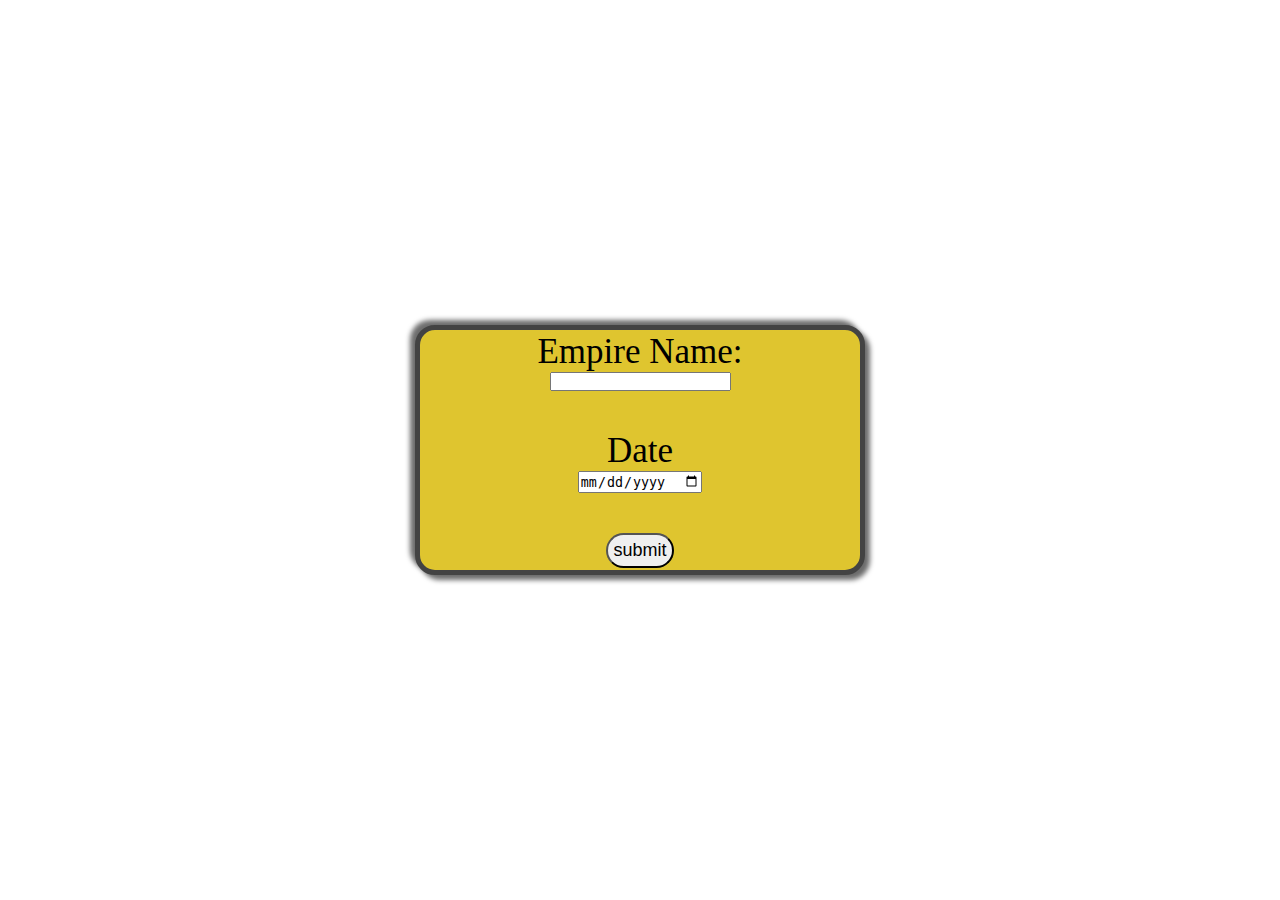
<file: index.html>
<!DOCTYPE html>
<html lang="en">
<head>
    <meta charset="UTF-8">
    <meta name="viewport" content="width=device-width, initial-scale=1.0">
    <title>Document</title>
    <link rel="stylesheet" href="firstpage.css">
</head>
<body>
    
    <div id="logg">
        <video src="https://cdn.pixabay.com/video/2022/03/16/110945-689949688_large.mp4" autoplay muted loop></video>

        
       <form action="">
        <label for="name">Empire Name:</label>
        <input type="text" id="Ename" name="name" required>
        <br>
        <label for="Match_dateate">Date</label>
        <input type="date" id="Match_date" name="date" required>
        <br>

       
         <button id="submit"><a id="lin" href="./index2.html">submit</a></button>
       </form>

        <script src="./script.js"></script>
       
    </div>
</body>
</html>
</file>
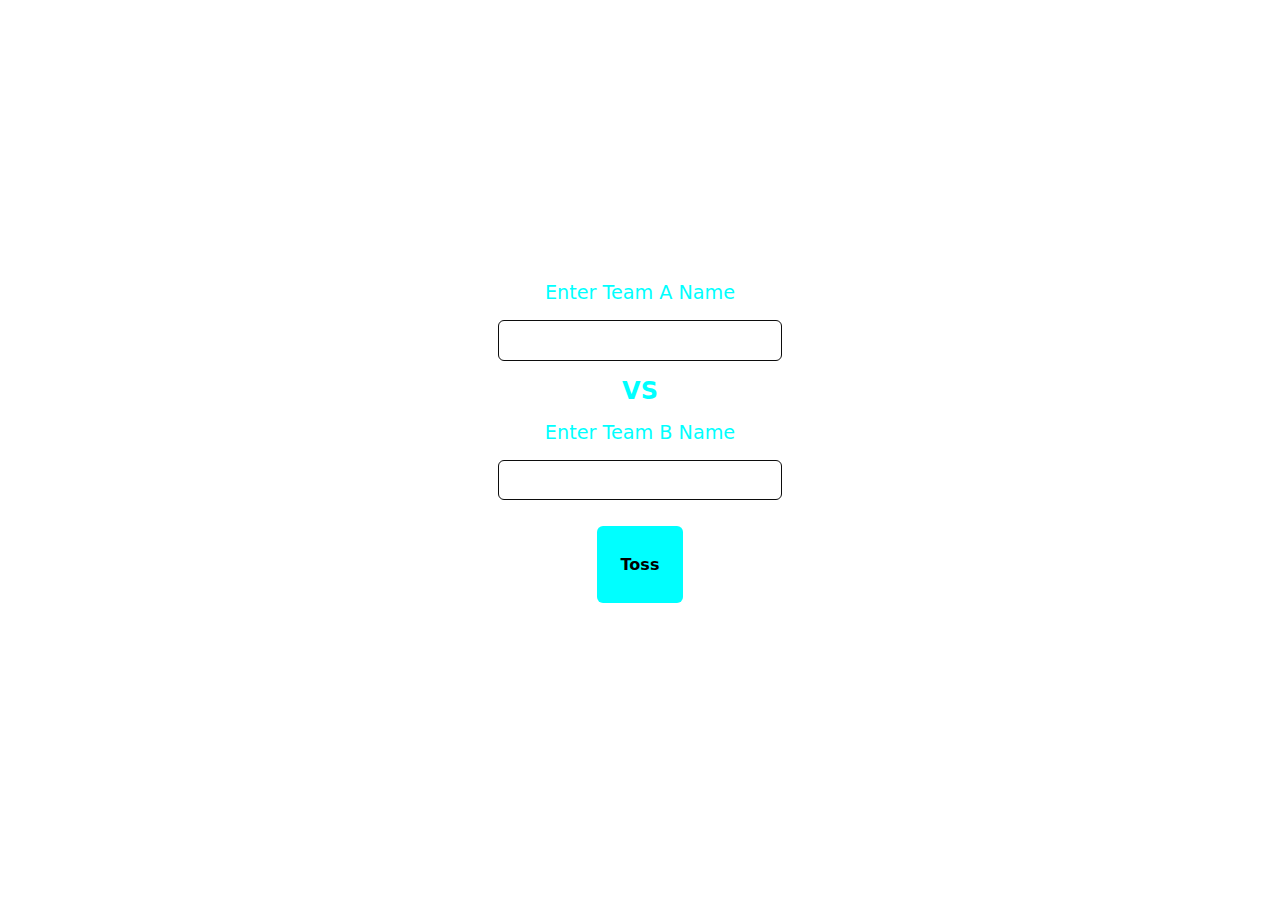
<file: index2.html>
<!DOCTYPE html>
<html lang="en">
  <head>
    <meta charset="UTF-8" />
    <meta http-equiv="X-UA-Compatible" content="IE=edge" />
    <meta name="viewport" content="width=device-width, initial-scale=1.0" />
    <link rel="stylesheet" href="style.css" />
    <title>Cricket App</title>
  </head>
  <body>
    <div class="container">
      <label for="ateam">Enter Team A Name</label>
      <input type="text" id="ateam" />
      <h1>VS</h1>
      <label for="bteam">Enter Team B Name</label>
      <input type="text" id="bteam" />
      <div class="toss-btn">
        <button id="btn" class="button">Toss</button>
      </div>
      <p id="toss-win"></p>
    </div>
    <script src="index.js" type="text/javascript"></script>
  </body>
</html>
</file>
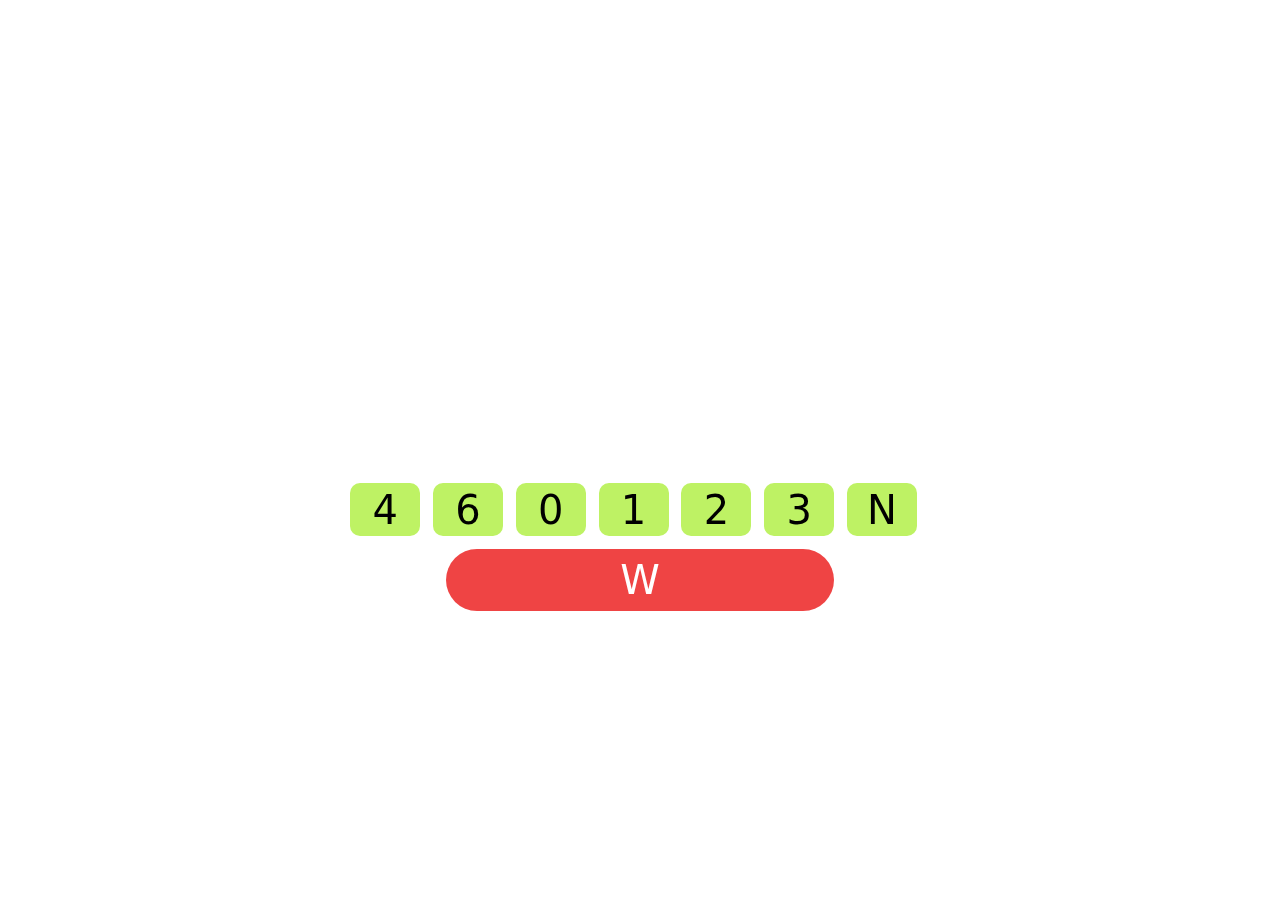
<file: score.html>
<!DOCTYPE html>
<html lang="en">
  <head>
    <meta charset="UTF-8" />
    <meta http-equiv="X-UA-Compatible" content="IE=edge" />
    <meta name="viewport" content="width=device-width, initial-scale=1.0" />
    <link rel="stylesheet" href="score.css" />
    <title>Score</title>
  </head>
  <body>
    <div class="scoreBoard">
      <h2>Target:</h2>
      <span id="h1">Civil 6th sem: </span>
      <h1>0/0</h1>
      <div class="overs">
        <input type="text" value="0.0" class="over" id="ballToBall" disabled />
        <input type="text" value="/5" class="over" id="overToOver" disabled />
        
      </div>
      <div class="runs">
        <button onclick="run('4')">4</button>
        <button onclick="run('6')">6</button>
        <button onclick="run('0')">0</button>
        <button onclick="run('1')">1</button>
        <button onclick="run('2')">2</button>
        <button onclick="run('3')">3</button>
        <button id="no ball"onclick="run('1',)">N</button>
        <br>
        <button id="wicket" onclick="run('1',true)">w</button>
        
      </div>
    </div>
    <button id="second-ing">2nd Innings</button>
    <script src="score.js" type="text/javascript"></script>
  </body>
</html>
</file>
<file: firstpage.css>
*{
    margin: 0px;
    padding: 0px;
}
body{
    max-width: 100%;
    height: 100vh;
    overflow-x: hidden;
    overflow-y: hidden;
}
#logg{
   width: 100%;
    height: 100%;
    display: flex;
    justify-content: center;
    align-items: center;
    
}
#submit {
    padding: 5px;
    border-radius: 20px;
 
}
#submit a{
    text-decoration: none;
    font-size: large;
    color: black;
    
   

}
form{
    width: 400px;
    height: 200px;
  display: flex;
  flex-direction: column;
    background-color: rgb(223, 197, 47);
    padding: 20px;
    border: 5px solid rgb(67, 67, 67);
    box-shadow: 5px 5px 5px rgb(108, 108, 108) , -5px -5px 5px rgb(109, 109, 109);
    border-radius: 20px;
    font-size: 35px;
    position: absolute;
    justify-content: center;
     align-items: center;
    justify-content: center;
    z-index: 1;
}

video{
    max-width: 100%;
    height: auto;
    border: 2px solid black;
    position: absolute;
    z-index: 0;
}



/* INDEX 2 STYLING ****************************************************************8 */
</file>
<file: style.css>
*{
  margin: 0;
  font-family: system-ui, -apple-system, BlinkMacSystemFont, 'Segoe UI', Roboto, Oxygen, Ubuntu, Cantarell, 'Open Sans', 'Helvetica Neue', sans-serif;
  box-sizing: border-box;
}
body{
  color: white;
  height: 100vh;
  display: flex;
  justify-content: center;
  align-items: center;
  background: url(https://img.freepik.com/free-vector/stadium-lights-effect-with-mist_52683-30565.jpg?ga=GA1.1.2089071055.1728110094&semt=ais_hybrid);
  background-position: center;
  background-repeat: no-repeat;
  background-size: cover;
  flex-direction: column;
}
.container{
  font-size: 1rem;
  display: flex;
  flex-direction: column;
  align-items: center;
  justify-content: center;
  gap: 1rem;
  color: aqua;
}
label{
  font-size: 1.2rem;
}
h1{
  font-size: 1.5rem;
}
.container input[type=text]{
  color: rgb(255, 8, 8);
  font-size: 1.2rem;
  min-width: 250px;
  height: 30px;
  padding: 1.2rem;
  border-radius: 6px;
  border: 1px solid rgb(12, 12, 12);
}
#toss-win{
  text-transform: uppercase;
  font-size: 1.2rem;
  text-align: center;
}
.button{
  
  border: 0;
  border-radius: 6px;
  background-color: aqua;
  font-weight: bold;
  margin-top: 10px;
  font-size: 1rem;
  /* width: 100px; */
  padding: 1.8rem 1.5rem;
  transition: all 0.3s;
  font-size: 1rem;
  position: relative;
  
}
.toss-btn button:hover{
  background-color:rgba(213 279 50 / 150%);
  box-shadow: rgba(100, 100, 111, 0.2) 0px 7px 29px 0px;
}
.bat-ball input{
  margin:0 0 20px 6px;
     transform: scale(2);
}
.choice{
  width: 54px;
  margin: auto;
}
.choice:nth-of-type(1){
  margin-top: 10px;
}
</file>
<file: score.css>
:root{
  --upper:capitalize;
}
*{
  margin: 0;
  font-family: system-ui, -apple-system, BlinkMacSystemFont, 'Segoe UI', Roboto, Oxygen, Ubuntu, Cantarell, 'Open Sans', 'Helvetica Neue', sans-serif;
  box-sizing: border-box;
}
body{
  min-height: 100vh;
  background: url(https://cdn.pixabay.com/photo/2023/12/12/09/26/cricket-8444899_1280.jpg) no-repeat;
  background-position: center;
  background-size: cover;
  display: flex;
  height: 100vh;
  justify-content: center;
  align-items: center;
  flex-direction: column;
  backdrop-filter: blur(2px);
}
h1,span{
  color: white;
  font-size: 3.8rem;
  font-weight: 600;
  text-align: center;
}
h1{
  display: inline;
}
.team{
  color:aquamarine;
  text-transform: var(--upper);
}
.choice{
  color:aquamarine;
  text-transform: var(--upper);
}
.scoreBoard{
  display: flex;
  align-items: center;
  justify-content: center;
  flex-direction: column;
}
.overs{
  display: flex;
  justify-content: center;
}
.overs input{
  font-size: 2rem;
  font-weight: 500;
  width: 100px;
  padding: 0.5rem;
  background: transparent;
  color: white;
  border: 0;
  outline: 0;
}
.overs input:first-of-type{
  text-align: right;
}
.runs{
  display: flex;
  flex-wrap: wrap;
  align-items: center;
  justify-content: center;
  gap: 0.8rem;
}
.runs button{
  background-color: #bef264;
  padding: 0.2rem 0.5rem;
  font-size: 2.5rem;
  border-radius: 10px;
  border: 0;
  width: 70px;
}
.runs button:last-of-type{
  font-weight: 500;
  color: white;
  width: 60%;
  text-transform: uppercase;
  padding:0.5rem;
  background-color: #ef4444;
  border-radius: 100px;
}
#second-ing{
  display: none;
  background: #38f852d7;
  padding: 0.8rem;
  font-weight: 600;
  font-size: 2.5rem;
  margin-top: 1.5rem;
  border-radius: 10px;
  border: 0;
  position: relative;
  z-index: 1;
overflow: hidden;
cursor: pointer;
}
#second-ing::before{
  content: "";
  width: 100%;
  height: 100%;
  position: absolute;
  top: 0;
  left: 0;
  transform: translateX(-240px);
  background-color: rgba(255, 255, 0, 0.684);
  z-index: -1;
  transition: all 0.5s linear;
}
#second-ing:hover::before{
  transform: translateX(0);
}
h2{
  display: none;
  background: #00000094;
  color: white;
  padding: 0.5rem;
  font-size: 2.3rem;
  border-radius: 10px;
  box-shadow: 0px 9px 30px rgba(255, 149, 5, 0.1);
}
</file>
